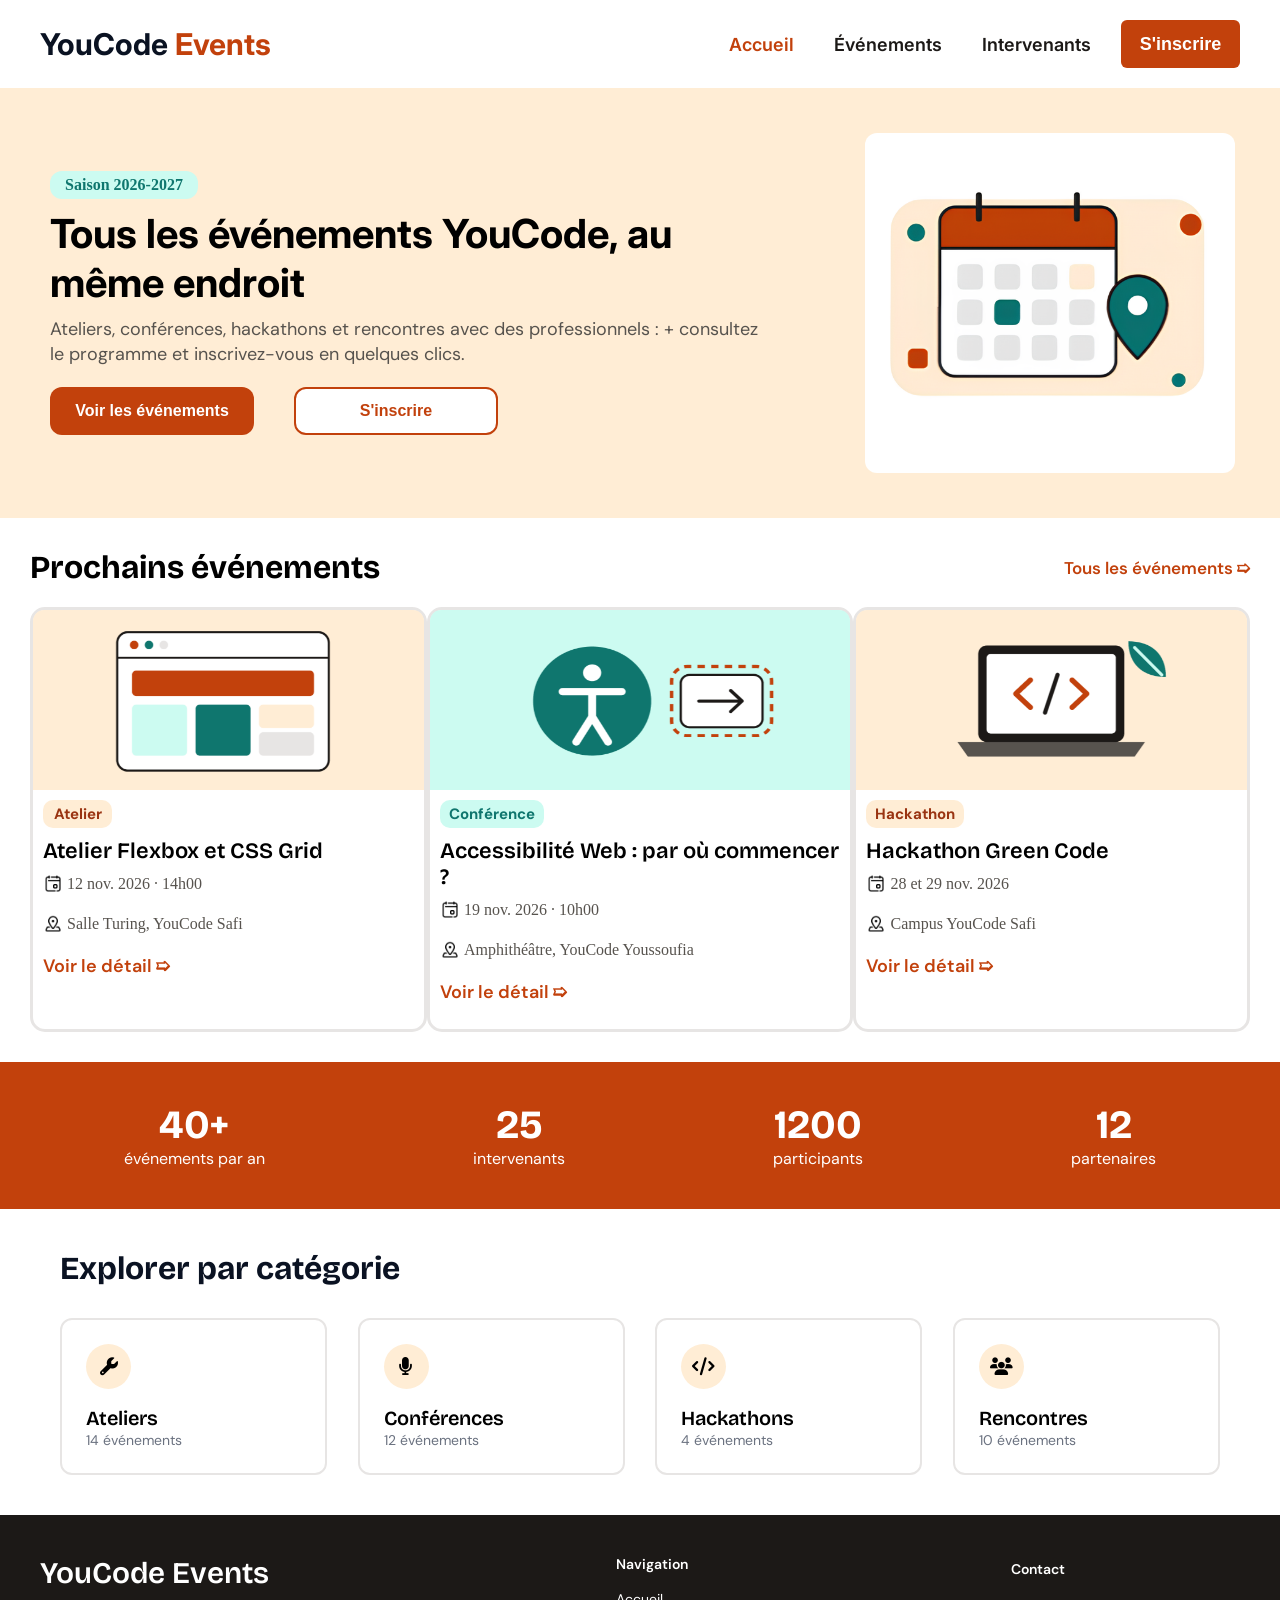
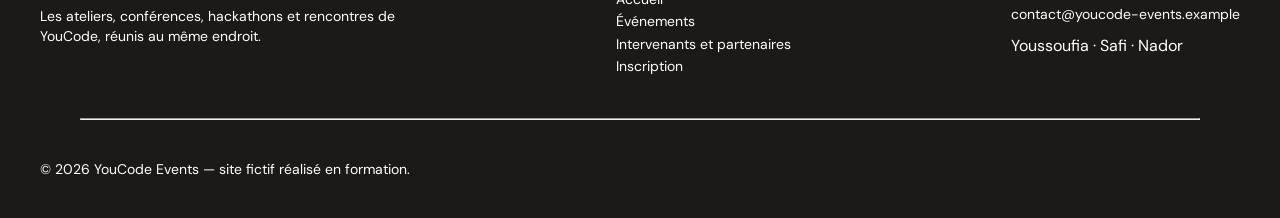
<file: index.html>
<!doctype html>
<html lang="en">
  <head>
    <meta charset="UTF-8" />
    <meta name="viewport" content="width=device-width, initial-scale=1.0" />
    <title>Document</title>
    <link rel="stylesheet" href="css/style.css" />
    <link
      rel="stylesheet"
      href="https://cdnjs.cloudflare.com/ajax/libs/font-awesome/6.4.0/css/all.min.css"/>
     
  </head>

  <body>
    <header class="navbar">
      <div class="logo">YouCode <span>Events</span></div>

      <div class="nav-right">
        <nav class="nav-links">
          <a href="index.html" class="active">Accueil</a>
          <a href="pages/events.html">Événements</a>
          <a href="pages/intervenants.html">Intervenants</a>

        </nav>
        <div class="nav-btn">
          <button><a href="pages/inscription.html">S'inscrire </a></button>
        </div>
      </div>
                <div class="menu"><i class="fa-solid fa-bars"></i></div>

    </header>

    <!-- SECTION 1 -->
<main>
    <section class="section1">
      <div class="div1section1">
        <div class="saison">Saison 2026-2027</div>
        <h1>
          Tous les événements YouCode, au même endroit
        </h1>
        <p>
          Ateliers, conférences, hackathons et rencontres avec des
          professionnels : +
          consultez le programme et inscrivez-vous en quelques clics.
        </p>
        <div class="btn-section1">
          <button class="btn1-section1"><a href="pages/events.html">Voir les événements</a></button>
          <button class="btn2-section1"><a href="pages/inscription.html">S'inscrire</a></button>
        </div>
      </div>

      <div class="image-section1">
        <img src="assets/images/section1.png" alt="" />
      </div>
    </section>

    <!-- SECTION 2  -->

    <section class="section2">
      <div class="s2div1">
        <h1>Prochains événements</h1>
        <h4>Tous les événements <span class="fleche">➯ </span></h4>
      </div>

      <div class="s2div2">
        <div class="div2">
          <img src="assets/images/section2pic1.png" alt="" height="180px" />
          <h3 id="atelier">Atelier</h3>
          <h2>Atelier Flexbox et CSS Grid <br /></h2>
          <p class="p1">
            <span
              ><img
                src="assets/icons/calendar-icon.png"
                width="20px"
                height="20px"
                alt=""
                class="iconsec2" /></span
            >12 nov. 2026 · 14h00
          </p>
          <p class="p2">
            <span
              ><img
                src="assets/icons/icons8-gps-48.png"
                alt=""
                width="20px"
                height="20px"
                class="iconsec2"
            /></span>
            Salle Turing, YouCode Safi
          </p>
          <h4>Voir le détail <span class="fleche">➯ </span></h4>
        </div>

        <div class="div2">
          <img src="assets/images/section2pic2.png" alt="" height="180px" />
          <h3 id="conference">Conférence</h3>
          <h2>Accessibilité Web : par où commencer ?</h2>
          <p class="p1">
            <span
              ><img
                src="assets/icons/calendar-icon.png"
                width="20px"
                height="20px"
                alt=""
                class="iconsec2" /></span
            >19 nov. 2026 · 10h00
          </p>

          <p class="p2">
            <span
              ><img
                src="assets/icons/icons8-gps-48.png"
                alt=""
                width="20px"
                height="20px"
                class="iconsec2"
            /></span>
            Amphithéâtre, YouCode Youssoufia
          </p>
          <h4>Voir le détail <span class="fleche">➯ </span></h4>
        </div>

        <div class="div2">
          <img src="assets/images/section2pic3.png" alt="" height="180px" />
          <h3 id="hack">Hackathon</h3>
          <h2>Hackathon Green Code <br /></h2>
          <p class="p1">
            <span
              ><img
                src="assets/icons/calendar-icon.png"
                width="20px"
                height="20px"
                alt=""
                class="iconsec2" /></span
            >28 et 29 nov. 2026
          </p>
          <p class="p2">
            <span
              ><img
                src="assets/icons/icons8-gps-48.png"
                alt=""
                width="20px"
                height="20px"
                class="iconsec2"
            /></span>
            Campus YouCode Safi
          </p>
          <h4>Voir le détail <span class="fleche">➯ </span></h4>
        </div>
      </div>
    </section>

    <!-- SECTION 3 -->

    <section class="status-Container">
      <div class="status-item">
        <h3>40+</h3>
        <p>événements par an</p>
      </div>

      <div class="status-item">
        <h3>25</h3>
        <p>intervenants</p>
      </div>

      <div class="status-item">
        <h3>1200</h3>
        <p>participants</p>
      </div>

      <div class="status-item">
        <h3>12</h3>
        <p>partenaires</p>
      </div>
    </section>


    <!-- SECTION 4 -->
     
    <section class="categories-section">
      <h2>Explorer par catégorie</h2>

      <div class="cards-container">
        <div class="category-card">
          <div class="icon-circle"><i class="fa-solid fa-wrench"></i></div>
          <h3>Ateliers</h3>
          <p>14 événements</p>
        </div>

        <div class="category-card">
          <div class="icon-circle"><i class="fa-solid fa-microphone"></i></div>
          <h3>Conférences</h3>
          <p>12 événements</p>
        </div>

        <div class="category-card">
          <div class="icon-circle"><i class="fa-solid fa-code"></i></div>
          <h3>Hackathons</h3>
          <p>4 événements</p>
        </div>

        <div class="category-card">
          <div class="icon-circle"><i class="fa-solid fa-users"></i></div>
          <h3>Rencontres</h3>
          <p>10 événements</p>
        </div>
      </div>
    </section>
</main>
    <!-- FOOTER -->

    <footer>
      <div class="footer-top">
        <div class="description-events">
          <h3>YouCode Events</h3>
          <p>
            Les ateliers, conférences, hackathons et rencontres de <br />
            YouCode, réunis au même endroit.
          </p>
        </div>

        <div class="navigation-events">
          <h4>Navigation</h4>
          <ul>
            <li><a href="index.html">Accueil</a></li>
            <li><a href="pages/events.html">Événements</a></li>
            <li><a href="pages/intervenants.html">Intervenants et partenaires</a></li>
            <li><a href="pages/inscription.html">Inscription</a></li>
          </ul>
        </div>

        <div class="contact-events">
          <h4>Contact</h4>
          <p>
            <a href="mailto:contact@youcode-events.example"
              >contact@youcode-events.example</a
            >
          </p>
          <p class="footer-locations">Youssoufia · Safi · Nador</p>
        </div>
      </div>

      <hr class="ligne-footer" />
      <div class="footer-bottom">
        <p>&copy; 2026 YouCode Events — site fictif réalisé en formation.</p>
      </div>
    </footer>

     <script>
const menu = document.querySelector(".menu");
const navRight = document.querySelector(".nav-right");

menu.addEventListener("click", function () {
    navRight.classList.toggle("open");
});
</script>

  </body>
</html>
</file>
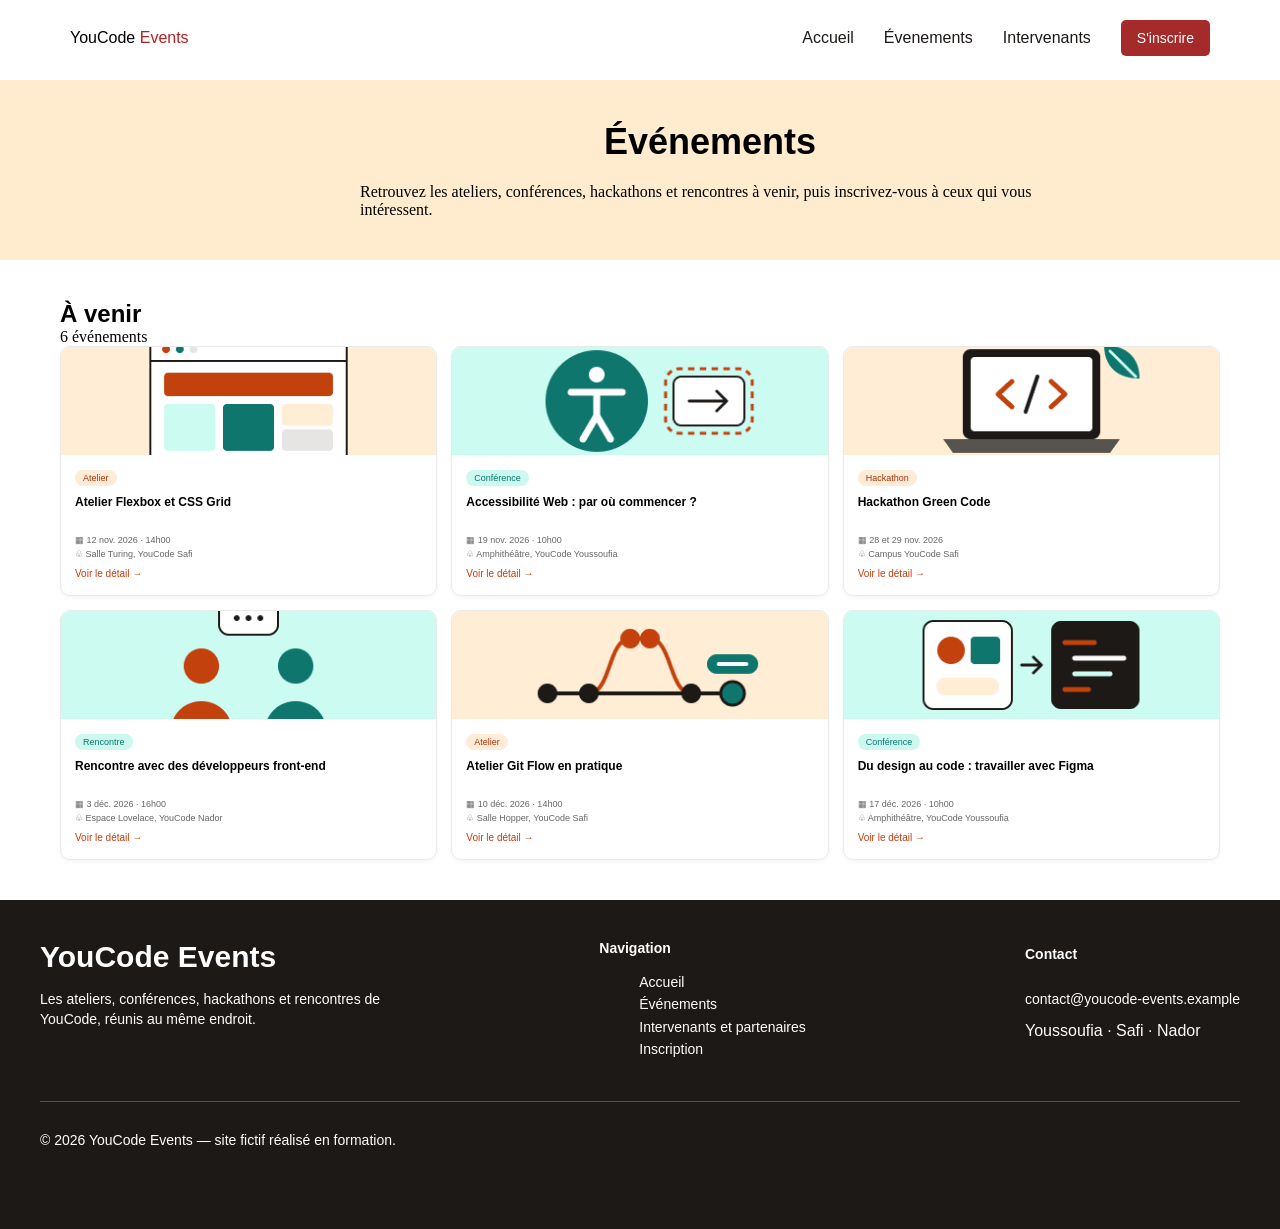
<file: pages/events.html>
<!doctype html>
<html lang="fr" xmlns="http://www.w3.org/1999/html">
<head>
    <meta charset="UTF-8">
    <meta name="viewport" content="width=device-width, initial-scale=1.0, minimum-scale=1.0">
    <meta http-equiv="X-UA-Compatible" content="ie=edge">
    <title> Events </title>
    <link rel="stylesheet" href="../css/events.css">
</head>
<body>
<header>
    <nav class="navbar">
        <a> YouCode <span class="event-p"> Events </span></a>
        <button class="menu-toggle"
                type="button"
                aria-label="Ouvrir le menu"
                aria-expanded="false"
                aria-controls="HeaderDetails">
            <svg width="28" height="28" viewBox="0 0 48 48"
                 fill="none" xmlns="http://www.w3.org/2000/svg" aria-hidden="true">
                <path d="M16 18H32" stroke="currentColor" stroke-width="2" stroke-linecap="round"/>
                <path d="M16 24H32" stroke="currentColor" stroke-width="2" stroke-linecap="round"/>
                <path d="M16 30H32" stroke="currentColor" stroke-width="2" stroke-linecap="round"/>
            </svg>
        </button>
        <div class="HeaderDetails">
            <a href="../index.html"> Accueil </a>
            <a href="events.html"> Évenements </a>
            <a href="intervenants.html"> Intervenants </a>
            <a href="inscription.html">
                <button class="btnLog" type="button"> S'inscrire</button>
            </a>
        </div>
    </nav>
</header>
<main>
    <section>
        <div class="eventIntro">
            <h1> Événements </h1>
            <p class="desc-intro"> Retrouvez les ateliers, conférences, hackathons et rencontres à venir, puis
                inscrivez-vous à ceux qui vous intéressent. </p>
        </div>
    </section>
    <section class="hero">
        <div class="hero-heading">
            <h2>À venir</h2>
            <p class="num_even">6 événements</p>
        </div>

        <div class="Grid-Hero">
            <article class="event-card">
                <img src="../assets/images/event1.png" alt="Illustration Flexbox et Grid">
                <div class="event-content">
                    <span class="category atelier">Atelier</span>
                    <h3>Atelier Flexbox et CSS Grid</h3>
                    <p class="event-info">▦ 12 nov. 2026 · 14h00</p>
                    <p class="event-info">♧ Salle Turing, YouCode Safi</p>
                    <a href="#">Voir le détail →</a>
                </div>
            </article>

            <article class="event-card">
                <img src="../assets/images/event2.png" alt="Illustration sur l'accessibilité">
                <div class="event-content">
                    <span class="category conference">Conférence</span>
                    <h3>Accessibilité Web : par où commencer ?</h3>
                    <p class="event-info">▦ 19 nov. 2026 · 10h00</p>
                    <p class="event-info">♧ Amphithéâtre, YouCode Youssoufia</p>
                    <a href="#">Voir le détail →</a>
                </div>
            </article>

            <article class="event-card">
                <img src="../assets/images/event3.png" alt="Illustration du Green Code">
                <div class="event-content">
                    <span class="category hackathon">Hackathon</span>
                    <h3>Hackathon Green Code</h3>
                    <p class="event-info">▦ 28 et 29 nov. 2026</p>
                    <p class="event-info">♧ Campus YouCode Safi</p>
                    <a href="#">Voir le détail →</a>
                </div>
            </article>

            <article class="event-card">
                <img src="../assets/images/event4.png" alt="Illustration d'une rencontre">
                <div class="event-content">
                    <span class="category rencontre">Rencontre</span>
                    <h3>Rencontre avec des développeurs front-end</h3>
                    <p class="event-info">▦ 3 déc. 2026 · 16h00</p>
                    <p class="event-info">♧ Espace Lovelace, YouCode Nador</p>
                    <a href="#">Voir le détail →</a>
                </div>
            </article>

            <article class="event-card">
                <img src="../assets/images/event5.png" alt="Illustration d'un GitFlow">
                <div class="event-content">
                    <span class="category atelier">Atelier</span>
                    <h3>Atelier Git Flow en pratique</h3>
                    <p class="event-info">▦ 10 déc. 2026 · 14h00</p>
                    <p class="event-info">♧ Salle Hopper, YouCode Safi</p>
                    <a href="#">Voir le détail →</a>
                </div>
            </article>

            <article class="event-card">
                <img src="../assets/images/event6.png" alt="Illustration du design avec Figma">
                <div class="event-content">
                    <span class="category conference">Conférence</span>
                    <h3>Du design au code : travailler avec Figma</h3>
                    <p class="event-info">▦ 17 déc. 2026 · 10h00</p>
                    <p class="event-info">♧ Amphithéâtre, YouCode Youssoufia</p>
                    <a href="#">Voir le détail →</a>
                </div>
            </article>

        </div>
    </section>
</main>
<footer>
    <div class="footer-top">
        <div class="description-events">
            <h3>YouCode Events</h3>
            <p>Les ateliers, conférences, hackathons et rencontres de <br> YouCode, réunis au même endroit.</p>
        </div>

        <div class="navigation-events">
            <h4>Navigation</h4>
            <ul>
                <li><a href="../index.html">Accueil</a></li>
                <li><a href="events.html">Événements</a></li>
                <li><a href="intervenants.html">Intervenants et partenaires</a></li>
                <li><a href="inscription.html">Inscription</a></li>
            </ul>
        </div>

        <div class="contact-events">
            <h4>Contact</h4>
            <p><a href="mailto:contact@youcode-events.example">contact@youcode-events.example</a></p>
            <p class="footer-locations">Youssoufia · Safi · Nador</p>
        </div>
    </div>

    <hr class="ligne-footer">
    <div class="footer-bottom">
        <p> &copy; 2026 YouCode Events — site fictif réalisé en formation.</p>
    </div>
</footer>
<script>
    const menuToggle = document.querySelector(".menu-toggle");
    const navMenu = document.querySelector(".HeaderDetails");

    menuToggle.addEventListener("click", () => {
        const isOpen = navMenu.classList.toggle("open");

        menuToggle.setAttribute("aria-expanded", isOpen);
        menuToggle.setAttribute(
            "aria-label",
            isOpen ? "Fermer le menu" : "Ouvrir le menu"
        );
    });

    navMenu.querySelectorAll("a").forEach(link => {
        link.addEventListener("click", () => {
            navMenu.classList.remove("open");
            menuToggle.setAttribute("aria-expanded", "false");
            menuToggle.setAttribute("aria-label", "Ouvrir le menu");
        });
    });
</script>
</body>
</html>
</file>
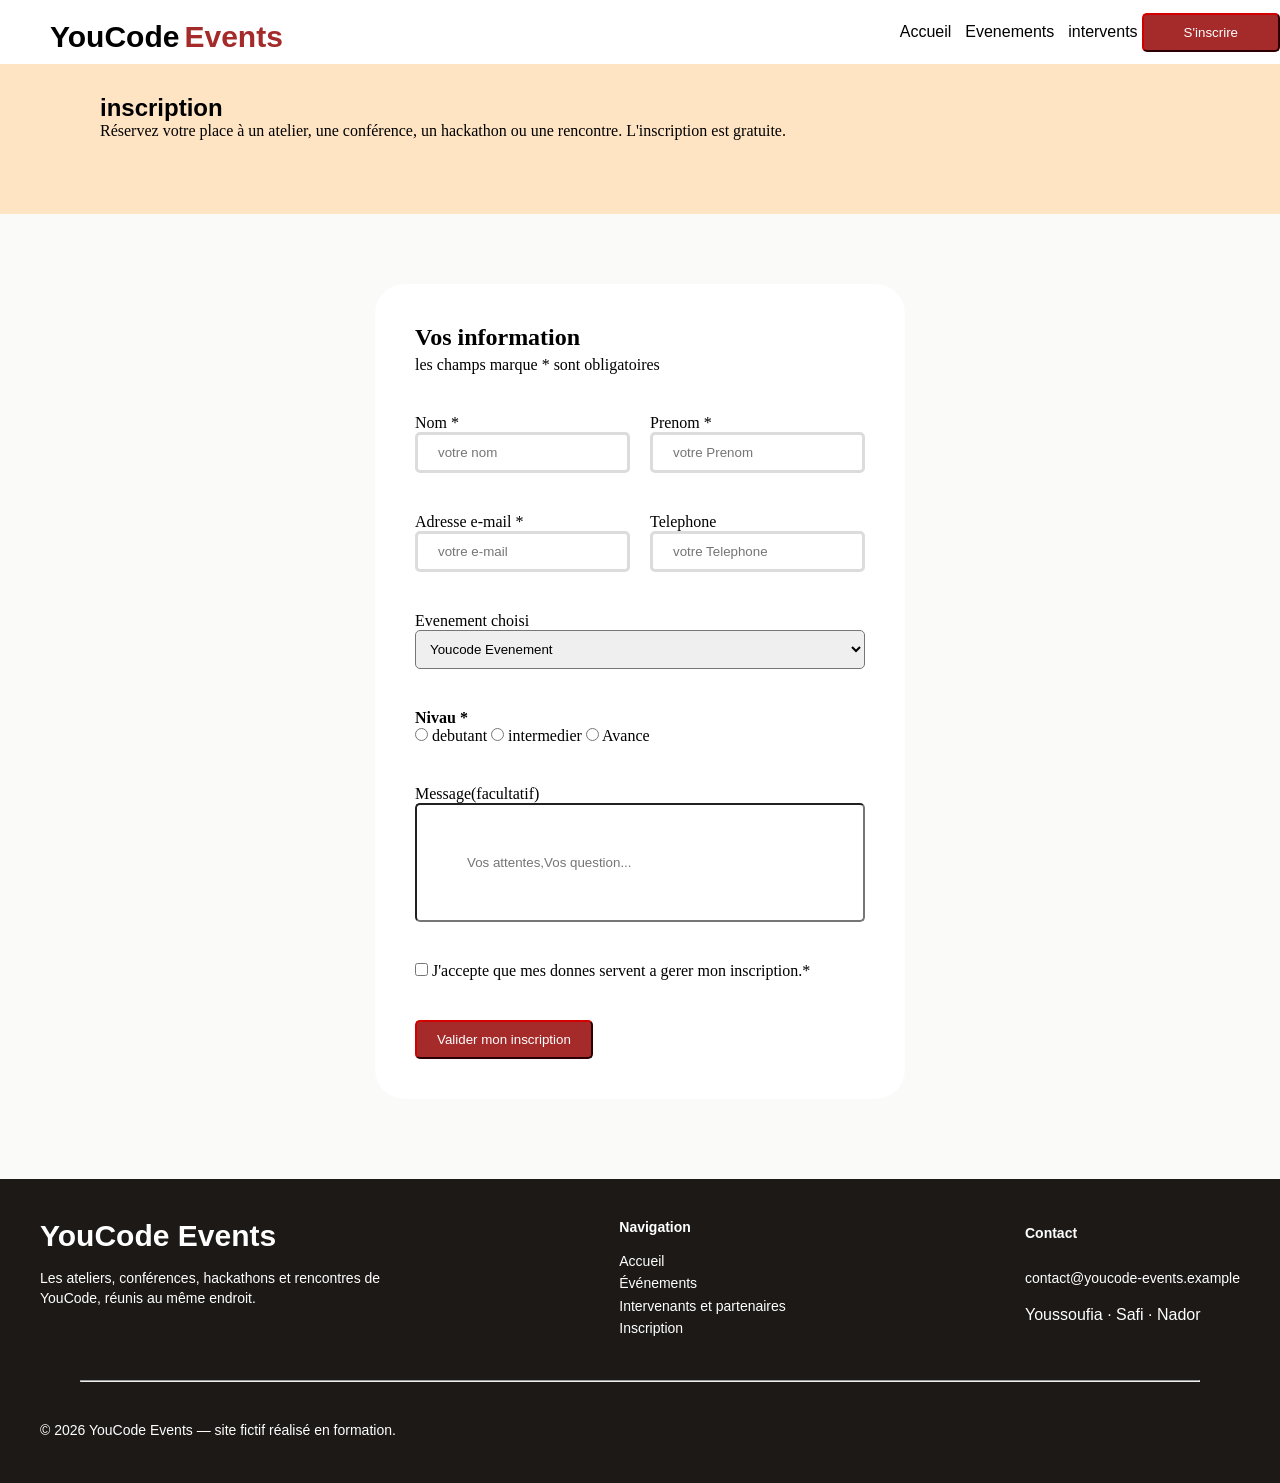
<file: pages/inscription.html>
<!DOCTYPE html>
<html lang="en">

<head>
    
    <meta charset="UTF-8">
    <meta name="viewport" content="width=device-width, initial-scale=1.0">
    <title>inscription</title>
    <link rel="stylesheet" href="/css/inscription.css">
</head>

<body>
    <header>
        <div class="logo">
            <h1>YouCode  <span> Events </span></h1>
        </div>
        <nav class="links">
           

          <div class="hidden-links-in-mobile"> <a href="/index.html">Accueil</a>
            <a href="/pages/events.html">Evenements</a>
            <a href="/pages/intervenants.html">intervents</a>
 <button >    <a id="but1" href="/pages/inscription.html"> S'inscrire</a></button></a></div>  
        </nav>

 <button class="menu" type="button" aria-label="Ouvrir le menu" aria-expanded="false"
                aria-controls="HeaderDetails">
                <svg width="18" height="14" viewBox="0 0 18 14" fill="none" xmlns="http://www.w3.org/2000/svg">
                    <path d="M1 7H17" stroke="#1C1917" stroke-width="2" stroke-linecap="round"
                        stroke-linejoin="round" />
                    <path d="M1 1H17" stroke="#1C1917" stroke-width="2" stroke-linecap="round"
                        stroke-linejoin="round" />
                    <path d="M1 13H17" stroke="#1C1917" stroke-width="2" stroke-linecap="round"
                        stroke-linejoin="round" />
                </svg> </button>


    </header>
    <main>
        <section class="inscri">
            <div class="reserve">
                <h1 id="in">inscription</h1>
                <p>Réservez votre place à un atelier, une conférence, un hackathon ou une rencontre. L'inscription est
                    gratuite.</p>
            </div>
        </section>


        <div class="backgrond">

            <section class="information-section">
                <form class="formC" action="">
                    <div class="Title-inscri">
                        <h1><strong>Vos information </strong> </h1>
                        <p>les champs marque * sont obligatoires</p>
                    </div>
                    <div class="div">
                        <div class="divNOM">
                            <span class="espace"><label id="N1" for="inpo1">Nom *</label>
                                <input class="input12" id="inpo1" required placeholder="votre nom" type="text"
                                    name="vote nom"></span>
                            <span class="espace"> <label for="colpre">Prenom *</label>
                                <input class="input12" id="colpre" required placeholder="votre Prenom" type="text">
                            </span>
                        </div>

                    </div>


                    <div class="div">
                        <div class="divAdress">
                            <span> <label for="coladres">Adresse e-mail *</label>
                                <input class="input12" id="coladres" required placeholder="votre e-mail"
                                    type="email"></span>

                            <span><label for="tele">Telephone</label>
                                <input class="input12" id="tele" placeholder="votre Telephone" type="number"> </span>


                        </div>

                    </div>






                    <div class="div">
                        <span class="evenmedia">
                            <label id="eve" for="">Evenement choisi</label>
                            <select required name="Evenement" id="selec">Evenement
                                <option value="">Youcode Evenement</option>
                                <option value="">Youcode Evenement</option>
                                <option value="">Youcode Evenement</option>

                            </select>
                        </span>

                    </div>


                    <div class="div">
                        <div>
                            <h4>Nivau *</h4>
                        </div>
                        <div>

                            <input id="debetant" required name="name" type="radio"> <label
                                for="debetant">debutant</label>
                            <input id="inter" required name="name" type="radio"> <label for="inter">intermedier</label>
                            <input id="avan" required name="name" type="radio"> <label for="avan">Avance</label>

                        </div>
                    </div>

                    <div class="MessageFac"> <label for="mfI"> Message(facultatif)</label>
                        <input id="mfI" placeholder="Vos attentes,Vos question..." type="text">

                    </div>
                    <div class="div">
                        <input id="laccepte" required type="checkbox">
                        <label id="acce" for="laccepte">J'accepte que mes donnes servent a gerer mon inscription.*</label>

                    </div>
                    <div class="div">
                        <button type="submit">Valider mon inscription</button>
                    </div>
                </form>
            </section>

        </div>



    </main>




    <footer>
        <div class="footer-top">
            <div class="description-events">
                <h3>YouCode Events</h3>
                <p>
                    Les ateliers, conférences, hackathons et rencontres de <br />
                    YouCode, réunis au même endroit.
                </p>
            </div>

            <div class="navigation-events">
                <h4>Navigation</h4>
                <ul>
                    <li><a href="/index.html">Accueil</a></li>
                    <li><a href="/pages/events.html">Événements</a></li>
                    <li><a href="/pages/intervenants.html">Intervenants et partenaires</a></li>
                    <li><a href="/pages/inscription.html">Inscription</a></li>
                </ul>
            </div>

            <div class="contact-events">
                <h4>Contact</h4>
                <p>
                    <a href="mailto:contact@youcode-events.example">contact@youcode-events.example</a>
                </p>
                <p class="footer-locations">Youssoufia · Safi · Nador</p>
            </div>
        </div>

        <hr class="ligne-footer" />
        <div class="footer-bottom">
            <p>&copy; 2026 YouCode Events — site fictif réalisé en formation.</p>
        </div>
    </footer>
<script>const menu = document.querySelector(".menu");
const navRight = document.querySelector(".links");

menu.addEventListener("click", function () {
    navRight.classList.toggle("open");
});</script>
</body>


</html>
</file>
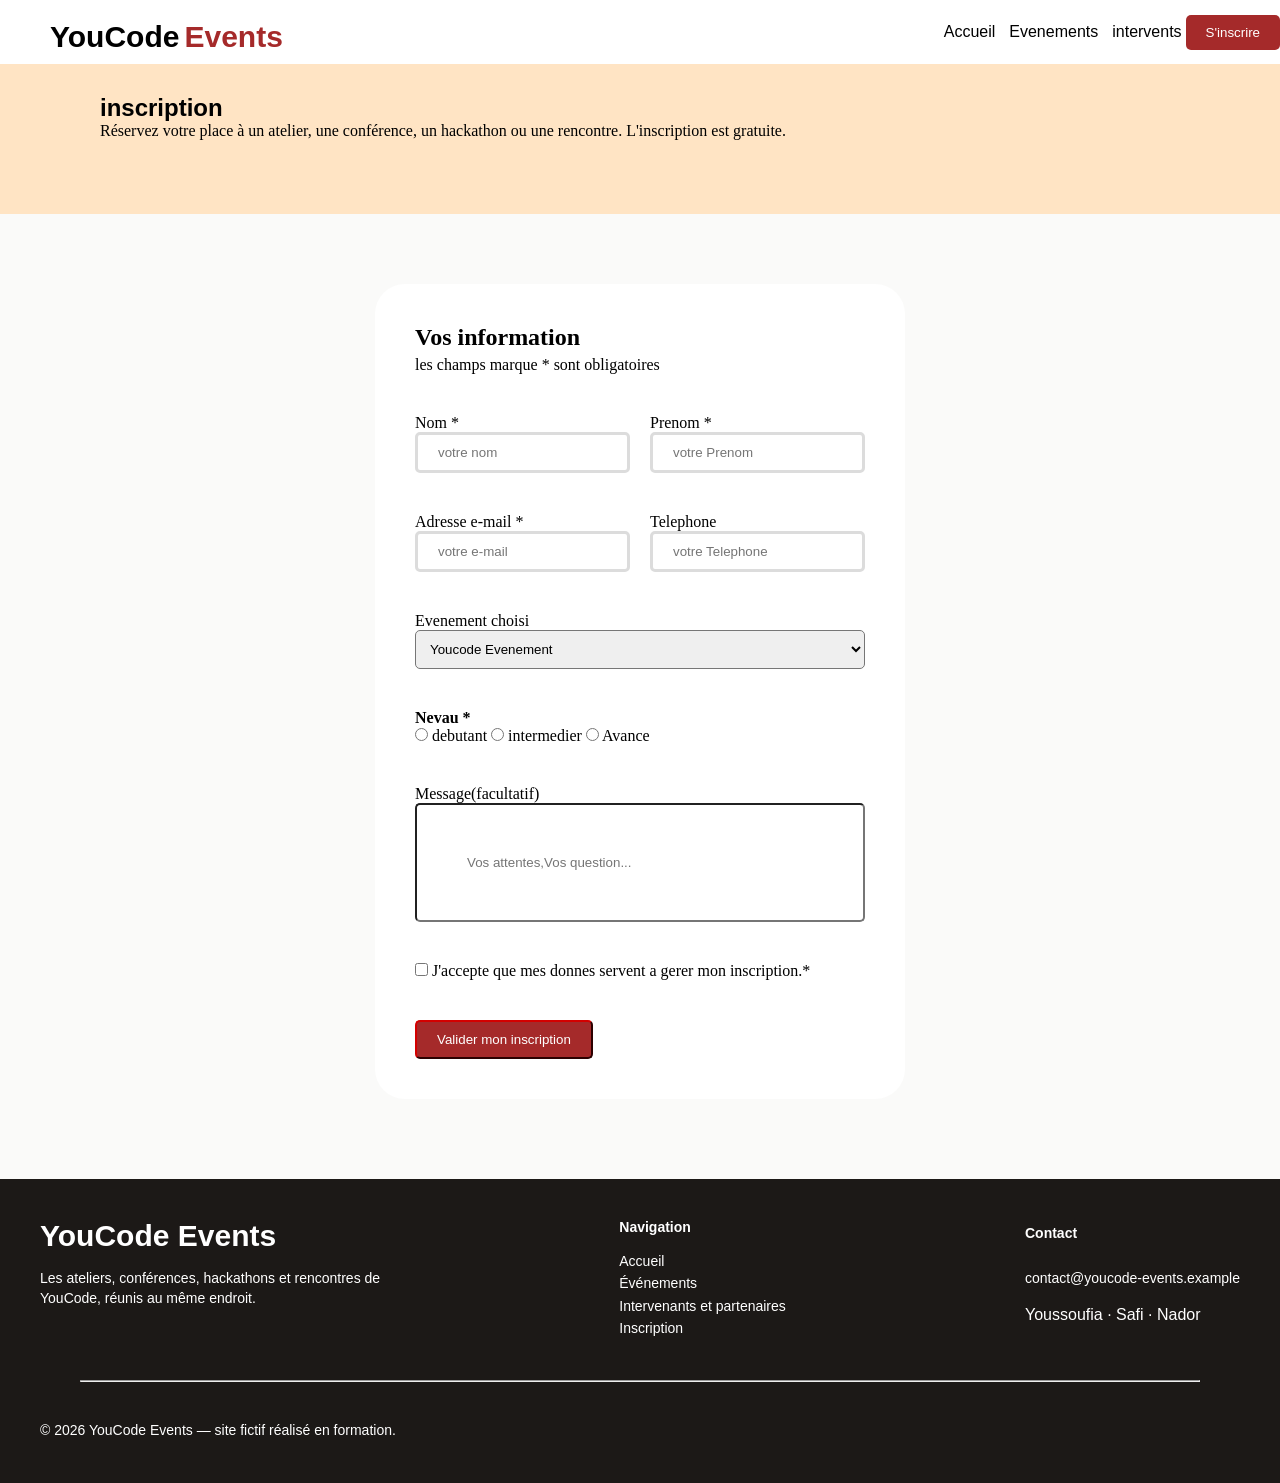
<file: Desktop/Brief 2/inscription.html>
<!DOCTYPE html>
<html lang="en">

<head>
    <link rel="stylesheet" href="css/style.css">
    <meta charset="UTF-8">
    <meta name="viewport" content="width=device-width, initial-scale=1.0">
    <title>inscription</title>
</head>

<body>
    <header>
        <div class="logo">
            <h1>YouCode  <span> Events </span></h1>
        </div>
        <nav class="links">
           

          <div class="hidden-links-in-mobile"> <a href="">Accueil</a>
            <a href="">Evenements</a>
            <a href="">intervents</a>
            <button id="but1">S'inscrire</button></div>  
        </nav>

 <button class="menu" type="button" aria-label="Ouvrir le menu" aria-expanded="false"
                aria-controls="HeaderDetails">
                <svg width="18" height="14" viewBox="0 0 18 14" fill="none" xmlns="http://www.w3.org/2000/svg">
                    <path d="M1 7H17" stroke="#1C1917" stroke-width="2" stroke-linecap="round"
                        stroke-linejoin="round" />
                    <path d="M1 1H17" stroke="#1C1917" stroke-width="2" stroke-linecap="round"
                        stroke-linejoin="round" />
                    <path d="M1 13H17" stroke="#1C1917" stroke-width="2" stroke-linecap="round"
                        stroke-linejoin="round" />
                </svg> </button>


    </header>
    <main>
        <section class="inscri">
            <div class="reserve">
                <h1 id="in">inscription</h1>
                <p>Réservez votre place à un atelier, une conférence, un hackathon ou une rencontre. L'inscription est
                    gratuite.</p>
            </div>
        </section>


        <div class="backgrond">

            <section class="information-section">
                <form class="formC" action="">
                    <div class="Title-inscri">
                        <h1><strong>Vos information </strong> </h1>
                        <p>les champs marque * sont obligatoires</p>
                    </div>
                    <div class="div">
                        <div class="divNOM">
                            <span class="espace"><label id="N1" for="inpo1">Nom *</label>
                                <input class="input12" id="inpo1" required placeholder="votre nom" type="text"
                                    name="vote nom"></span>
                            <span class="espace"> <label for="colpre">Prenom *</label>
                                <input class="input12" id="colpre" required placeholder="votre Prenom" type="text">
                            </span>
                        </div>

                    </div>


                    <div class="div">
                        <div class="divAdress">
                            <span> <label for="coladres">Adresse e-mail *</label>
                                <input class="input12" id="coladres" required placeholder="votre e-mail"
                                    type="email"></span>

                            <span><label for="tele">Telephone</label>
                                <input class="input12" id="tele" placeholder="votre Telephone" type="number"> </span>


                        </div>

                    </div>






                    <div class="div">
                        <span class="evenmedia">
                            <label id="eve" for="">Evenement choisi</label>
                            <select required name="Evenement" id="selec">Evenement
                                <option value="">Youcode Evenement</option>
                                <option value="">Youcode Evenement</option>
                                <option value="">Youcode Evenement</option>

                            </select>
                        </span>

                    </div>


                    <div class="div">
                        <div>
                            <h4>Nevau *</h4>
                        </div>
                        <div>

                            <input id="debetant" required name="name" type="radio"> <label
                                for="debetant">debutant</label>
                            <input id="inter" required name="name" type="radio"> <label for="inter">intermedier</label>
                            <input id="avan" required name="name" type="radio"> <label for="avan">Avance</label>

                        </div>
                    </div>

                    <div class="MessageFac"> <label for="mfI"> Message(facultatif)</label>
                        <input id="mfI" placeholder="Vos attentes,Vos question..." type="text">

                    </div>
                    <div class="div">
                        <input id="laccepte" required type="checkbox">
                        <label id="acce" for="laccepte">J'accepte que mes donnes servent a gerer mon inscription.*</label>

                    </div>
                    <div class="div">
                        <button type="submit">Valider mon inscription</button>
                    </div>
                </form>
            </section>

        </div>



    </main>




    <footer>
        <div class="footer-top">
            <div class="description-events">
                <h3>YouCode Events</h3>
                <p>
                    Les ateliers, conférences, hackathons et rencontres de <br />
                    YouCode, réunis au même endroit.
                </p>
            </div>

            <div class="navigation-events">
                <h4>Navigation</h4>
                <ul>
                    <li><a href="#">Accueil</a></li>
                    <li><a href="#">Événements</a></li>
                    <li><a href="#">Intervenants et partenaires</a></li>
                    <li><a href="#">Inscription</a></li>
                </ul>
            </div>

            <div class="contact-events">
                <h4>Contact</h4>
                <p>
                    <a href="mailto:contact@youcode-events.example">contact@youcode-events.example</a>
                </p>
                <p class="footer-locations">Youssoufia · Safi · Nador</p>
            </div>
        </div>

        <hr class="ligne-footer" />
        <div class="footer-bottom">
            <p>&copy; 2026 YouCode Events — site fictif réalisé en formation.</p>
        </div>
    </footer>
<script>const menu = document.querySelector(".menu");
const navRight = document.querySelector(".links");

menu.addEventListener("click", function () {
    navRight.classList.toggle("open");
});</script>
</body>


</html>
</file>
<file: css/style.css>
@import url('https://fonts.googleapis.com/css2?family=Bricolage+Grotesque:opsz,wght@12..96,200..800&family=IBM+Plex+Mono:ital,wght@0,100;0,200;0,300;0,400;0,500;0,600;0,700;1,100;1,200;1,300;1,400;1,500;1,600;1,700&family=Inter:ital,opsz,wght@0,14..32,100..900;1,14..32,100..900&display=swap');

@import url('https://fonts.googleapis.com/css2?family=DM+Sans:wght@400;500;600;700&display=swap');


@import url('https://fonts.googleapis.com/css2?family=Bricolage+Grotesque:opsz,wght@12..96,400..800&display=swap');


*{
    margin: 0;
    padding: 0;
    box-sizing: border-box;
}

.navbar{
    display: flex;
    justify-content: space-between;
    align-items: center;
    padding: 20px 40px;     /*top & bottom      left & right */
    background-color: #FFFFFF;
    width: 100%;
    font-family: "Inter", sans-serif;

}
.nav-right {
    display: flex;
    align-items: center;
    gap: 30px;
}
.logo {
    font-size: 30px;
    font-weight: 700;
    color: #0A1222;
}

.logo span{
    color: #C2410C;
}

.nav-links{
    display: flex;
    gap: 40px;
}

/* le munu de telephone  */
.menu{
    display: none;
}




.navbar button a{
    text-decoration: none;
        color: white;

}
.navbar button{
    background-color: #C2410C;
    height: 48px;
    width: 119px;
    border-radius: 6px;
   border-style: none;
    font-size: 16px;
    font-weight: 600;
    cursor: pointer;
}
.navbar a{
    color: #1C1917;
    font-size: 18px;
    font-weight: 600;
    text-decoration: none;
}

nav a.active{
    color: #C2410C;
}
/* SECTION 1 */

.section1{
    display: flex;
    align-items: center;
    justify-content: space-between;
    width: 100%;
    background-color: #FFEDD5;
}



.div1section1{
    padding: 50px;

}
.saison{
    display: flex;
    height: 28px;
    width: 148px;
    background-color: #CCFBF1;
    border-radius: 12px;
    justify-content: center; /* Centre horizontalement */
    align-items: center;     /* Centre verticalement */
    color: #0F766E;
    font-size: 16px;
    font-weight: 700;
}
.section1 h1{
    font-family: "Inter", sans-serif;
    font-size: 40px;
    margin-top: 10px;
    margin-bottom: 10px;
}

.section1 p{
    color: #57534E;
    margin-bottom: 20px;
    font-size: 18px;
    font-weight: 400;
    
    font-family: 'DM Sans', sans-serif;

    line-height: 25px;
   

}
.btn-section1{
    display: flex;
    gap: 40px;
   
}

.btn1-section1 a{
    text-decoration: none;
        color: #FFFFFF;

}
.btn1-section1{
    background-color: #C2410C;
    height: 48px;
    width: 204px;
    font-size: 16px;
    font-weight: 600;
    border-style: none;
    border-radius: 12px;
     cursor: pointer;
}
.btn2-section1 a{
text-decoration: none;
color: #C2410C;

}
.btn2-section1{
height: 48px;
width: 204px;
border-radius: 12px;
border-style: solid;
border-color:  #C2410C;
background-color: white;
  font-size: 16px;
    font-weight: 600;
    cursor: pointer;
}

.image-section1{
display: flex;
align-items: center;
justify-content: center;
height: 340px;
width: 480px;
background-color: #FFFFFF;
margin: 45px;
border-radius: 12px;
}

.image-section1 img{
    width: 370px;

}


/* SECTION 2  */
.section2{
width: 100%;
padding: 30px;

}
.s2div1{
     display: flex;
     justify-content: space-between;
     align-items: center;
}


.s2div2 div{
border-radius: 15px;
border-style: solid;
border-color: #E7E5E4;
}

.div2 > img:first-child{
border-radius: 11px 11px 0px 0px;
width: 100%;
}
.s2div2{
    
    display: flex;
    justify-content: space-between;
    margin-top: 20px;
   
}
#atelier ,#conference , #hack{
    display: flex;
    border-radius: 10px;
    align-items: center;
    justify-content: center;
    margin: 10px;
    font-family: 'DM Sans', sans-serif;
    font-size: 15px;
}

#atelier{
    background-color: #FFEDD5;
    color: #9A3412;
    height: 28px;
    width: 69px;
}

 #conference{
    color: #0F766E;
    background-color: #CCFBF1;
    height: 28px;
    width: 104px;
 }

 #hack{
    background-color: #FFEDD5;
    color: #9A3412;
    height: 28px;
    width: 98px;
 }

.section2 h1{
font-family: 'Bricolage Grotesque', sans-serif;
font-weight: 700;
font-size: 32px;
}
.section2 h4{
display: flex;
align-items: center;
font-family: 'DM Sans', sans-serif;
font-weight: 600;
font-size: 17px;
color: #C2410C;

}


 .div2 h2{
font-family: 'Bricolage Grotesque', sans-serif;
font-weight: 600;
font-size: 22px;
margin-left: 10px; }


.div2 p , .div2 p img{
  display: flex;
    align-items: center;
    gap: 4px;
   color: #57534E;
}
.div2 p {
    margin: 10px; 
}

.iconsec2{
   color: #57534E;
    
}

.div2 {
    display: flex;
    flex-direction: column;
}

.div2 h4 {
    margin-top: 10px;
    margin-left: 10px;
    font-family: 'DM Sans', sans-serif;
    font-size: 18px;
    color: #C2410C;
    cursor: pointer;
    margin-bottom: 25px;
}



/* SECTION 3  */

.status-Container{
    display: flex;
    justify-content: space-around; 
    align-items: center;          
    background-color: #C2410C;    
    padding: 40px 20px;     /* top and bottom. left and right  */
    width: 100%;
}

.status-item {
    text-align: center; 
    color: white;
}

.status-item h3 {
font-family: 'Bricolage Grotesque', sans-serif;
font-weight: 700;
font-size: 40px;
line-height: 46px;

}

.status-item p {
font-family: 'DM Sans', sans-serif;
font-weight: 400;
font-size: 16px;
}

.categories-section {
    padding: 40px 60px;
}

.categories-section h2 {
    font-size: 28px;
    font-weight: 900;
    color: #0A1222;
    margin-bottom: 30px;
}


/* SECTION 4 les cartes */

.cards-container {
    display: flex;
    justify-content: space-between; 
    gap: 20px;                      
}

.categories-section > h2{
font-family: 'Bricolage Grotesque', sans-serif;
font-weight: 700;
font-size: 32px;
}

.category-card {
    background-color: #FFFFFF;
    border: 2px solid #E7E5E4;     
    border-radius: 12px;            
    padding: 24px;
    width: 23%;                     
}

.icon-circle {
    width: 45px;
    height: 45px;
    background-color: #FFEDD5;      
    border-radius: 50%;             
    display: flex;
    align-items: center;
    justify-content: center;
    margin-bottom: 16px;
    font-size: 18px;
}

.category-card h3 {
font-family: 'Bricolage Grotesque', sans-serif;
font-weight: 600;
font-size: 20px;
line-height: 26px;

}

.category-card p {
    font-size: 14px;
    color: #6B7280;                 
    font-weight: 400;
    font-family: 'DM Sans', sans-serif;
}



/* FOOTER */


footer{
    background-color: #1C1917;
    color: #FFFFFF;
    width: 100%;
    padding: 40px;
}

.footer-top{
    display: flex;
    justify-content: space-between;
    margin-bottom: 40px;
}

.description-events h3{
font-family: 'Bricolage Grotesque', sans-serif;
font-weight: 600;
font-size: 30px;
margin-bottom: 15px;
}

.description-events p{
font-family: 'DM Sans', sans-serif;
font-weight: 400;
font-size: 14px;
line-height: 20px;
}

.navigation-events h4 , .contact-events h4{
font-family: 'DM Sans', sans-serif;
font-weight: 600;
font-size: 14px;
margin-bottom: 15px;
}

.navigation-events a{
text-decoration: none;
font-family: 'DM Sans', sans-serif;
font-weight: 400;
font-size: 14px;
color: white;
line-height: 1.6;
}
.navigation-events ul{
   list-style: none;
}

.contact-events a{
    text-decoration: none;
    color: #ffff;
    line-height: 2;
    font-family: 'DM Sans', sans-serif;
    font-size: 14px;  
}
.contact-events{
font-family: 'DM Sans', sans-serif;
line-height: 2;
}

.ligne-footer {
margin: 40px;
color: #57534E;
}

.footer-bottom p{
font-family: 'DM Sans', sans-serif;
font-weight: 400;
font-size: 14px;
}


/* EDITER LA FLECHE */


.fleche{
   margin-left: 3px;
 }


 /* maintenant pour MEDIA QUERIES first WITH PHONE */

 @media only screen and (max-width:700px){

    .menu{
    display: flex;
    font-size: 2rem;
}
    .nav-right{
        display: none;
    }
    /* commence avec SECTION 1 */
    .section1 {
        height: auto;
        flex-direction: column;
        width: 100%;
        
    }

    /* ouvriire navbar */
    

/* Le menu hamburger est caché sur ordinateur */
.menu {
    display: none;
}

/* Responsive pour mobile */
@media screen and (max-width: 700px) {

    .menu {
        display: flex;
        font-size: 30px;
    }


    .nav-right {
        display: none;
    }


    .nav-right.open {
        margin-top: 35px;
        padding: 70px;
        display: flex;
        flex-direction: column;
        align-content: center;
        justify-content: center;
        background-color: #8d622a;
        border-radius: 15px;
        position: absolute;
        top: 40px;
    }
    .nav-right.open nav{
        display: flex;
        flex-direction: column;
        
    }
      .nav-right.open nav a{
        font-size: 15px;
        font-weight: 700;
      color: white;
    }
}

/* section 1 */
    .div1section1{
        padding: 25px 20px;
        width: 100%;
    }
     .section1 h1 {
        font-size: 34px;
    }

    .section1 p {
        font-size: 16px;     
    }
    .btn-section1{
        flex-wrap: wrap;
        gap: 15px;
    }
    .image-section1 img{
        width: 100%;
        height: auto;
    }

    /* SECTION 2 */ 
   
    .s2div1{
        flex-wrap: wrap;
        gap: 15px;
    }
    .s2div2{
        flex-wrap: wrap;
        gap: 15px;
        justify-content: center;
        align-items: center;
    }
    .s2div2 div{
        width: 100%;
        height: auto;
        padding-bottom: 15px;
    }


    /* SECTION 3 DANS MOBILE */
    .status-Container div{
       width: 40%;
    }
    .status-Container{
         flex-wrap: wrap;
    }

    /* SECTION 4 DANS MOBILE */
    .cards-container{
        flex-direction: column;
    }
    .category-card{
            width: 100%;
    }
    /* FOOTER */

    .footer-top{
    display: flex;
    flex-direction: column;
    }


 }

    /* ADAPTIBLE MODE TABLETTE */
   @media screen and (min-width:701px) and (max-width:1024px) {
   
    .navbar{
    display: flex;
    justify-content: space-between;}

    .menu{
    display: none;
}

    .section1{
        display: flex;
        flex-direction: column;
        align-items: center;
    }
    /* SECTION 2 em mode tabltette */
    .section2 {
        display: flex;
        flex-direction: column;
        justify-content: space-between;
    }

   
    .s2div2 > .div2{
      width: 48%;
      
    }
    .s2div2 {
        display: flex;
        flex-wrap: wrap;
        gap: 15px;
    }
   
    /* section 4 de categoris */
    .cards-container{
        display: flex;
        flex-wrap:wrap;
    }
    .category-card{
    width: 48%;
    }
   }
</file>
<file: css/events.css>
* {
    margin: 0;
    box-sizing: border-box;
}

body {
    font-family: "Segoe UI", Roboto, sans-serif;
    background: #ffffff;
    color: black;
}

header {
    background: #ffffff;
    min-height: 80px;
    height: auto;
    padding: 20px 70px;
    width: 100%;
    color: black;
}

.navbar {
    display: flex;
    align-items: center;
    justify-content: space-between;
    gap: 30px;
    position: relative;
}

.logo {
    text-decoration: none;
    color: #1C1917;
    font-weight: 700;
}

.event-p {
    color: firebrick;
}

a {
    text-decoration: none;
    color: inherit;
}

.HeaderDetails {
    display: flex;
    align-items: center;
    gap: 30px;
}

.HeaderDetails a {
    text-decoration: none;
    color: #1C1917;
}

.menu-toggle {
    display: none;
    align-items: center;
    justify-content: center;
    padding: 5px;
    border: none;
    background: transparent;
    color: #1C1917;
    cursor: pointer;
}

.HeaderDetails .btnLog {
    display: inline-block;
    background: brown;
    color: white;
    padding: 10px 16px;
    border-radius: 5px;
    border: none;
    font-size: 14px;
}

.eventIntro {
    background: blanchedalmond;
    justify-content: center;
    align-items: center;
    align-content: center;
    width: 100%;
    height: 180px;
    padding-left: 140px;
    display: flex;
    flex-direction: column;
}

h1 {
    margin-bottom: 20px;
    font-size: 36px;
}

.desc-intro {
    max-width: 700px;
    font-size: medium;
    font-family: "Roboto Light", serif;
}

.num_even {
    font-family: "Abadi MT Condensed Light", serif;
}

.hero {
    margin: 40px 60px 40px 60px;
}

.Grid-Hero {
    display: grid;
    grid-template-columns: repeat(3, minmax(0, 1fr));
    gap: 14px;
    padding: 0;
}

.event-card {
    background: #fff;
    border: 1px solid #eaeaea;
    border-radius: 10px;
    overflow: hidden;
    box-shadow: 0 2px 5px rgba(0, 0, 0, 0.04);
    transition: transform 0.2s ease, box-shadow 0.2s ease;
}

.event-card:hover {
    transform: translateY(-3px);
    box-shadow: 0 5px 14px rgba(0, 0, 0, 0.09);
}

.event-card img {
    display: block;
    width: 100%;
    height: 108px;
    object-fit: cover;
}

.event-content {
    padding: 12px 14px 14px;
}

.category {
    display: inline-block;
    padding: 3px 8px;
    border-radius: 20px;
    font-size: 9px;
    margin-bottom: 7px;
}

.atelier,
.hackathon {
    background: #ffecd7;
    color: #a93208;
}

.conference,
.rencontre {
    background: #ccf8ef;
    color: #08796e;
}

.event-content h3 {
    font-size: 12px;
    line-height: 1.5;
    min-height: 36px;
    margin-bottom: 6px;
}

.event-info {
    font-size: 9px;
    color: #666;
    margin-bottom: 4px;
}

.event-content a {
    display: inline-block;
    margin-top: 3px;
    font-size: 10px;
    color: #c43d0b;
    text-decoration: none;
}

.event-content a:hover {
    text-decoration: underline;
}

footer {
    background-color: #1C1917;
    color: #FFFFFF;
    min-height: 329px;
    width: 100%;
    height: auto;
    padding: 40px;
}

.footer-top {
    display: flex;
    justify-content: space-between;
    margin-bottom: 40px;
}

.description-events h3 {
    font-family: 'Bricolage Grotesque', sans-serif;
    font-weight: 600;
    font-size: 30px;
    margin-bottom: 15px;
}

.description-events p {
    font-family: 'DM Sans', sans-serif;
    font-weight: 400;
    font-size: 14px;
    line-height: 20px;
}

.navigation-events h4, .contact-events h4 {
    font-family: 'DM Sans', sans-serif;
    font-weight: 600;
    font-size: 14px;
    margin-bottom: 15px;
}

.navigation-events a {
    text-decoration: none;
    font-family: 'DM Sans', sans-serif;
    font-weight: 400;
    font-size: 14px;
    color: white;
    line-height: 1.6;
}

.navigation-events ul {
    list-style: none;
}

.contact-events a {
    text-decoration: none;
    color: #ffff;
    line-height: 2;
    font-family: 'DM Sans', sans-serif;
    font-size: 14px;
}

.contact-events {
    font-family: 'DM Sans', sans-serif;
    line-height: 2;
}

.ligne-footer {
    margin: 30px 0;
    border: 0;
    border-top: 1px solid #57534E;
}

.footer-bottom p {
    font-family: 'DM Sans', sans-serif;
    font-weight: 400;
    font-size: 14px;
}

/* this media is for tablet */
@media (min-width: 481px) and (max-width: 700px) {
    header {
        height: auto;
        padding: 12px 20px;
    }

    nav {
        gap: 15px;
        justify-content: space-between;
    }

    .HeaderDetails {
        gap: 10px;
        font-size: 11px;
    }

    header .btnLog {
        font-size: 11px;
        width: auto;
        padding: 8px 12px;
        border-radius: 5px;
    }

    .eventIntro {
        height: auto;
        min-height: 140px;
        padding: 25px;
    }

    h1 {
        font-size: 28px;
        margin-bottom: 12px;
    }

    .desc-intro {
        font-size: 12px;
        line-height: 1.6;
    }

    .hero {
        margin: 25px 20px;
    }

    .Grid-Hero {
        grid-template-columns: repeat(2, minmax(0, 1fr));
        gap: 12px;
    }

    .event-card img {
        height: 100px;
    }

    .event-content {
        padding: 10px;
    }

    .event-content h3 {
        font-size: 12px;
    }

    footer {
        height: auto;
        padding: 25px 20px;
    }

    .footer-top {
        display: grid;
        grid-template-columns: 1.2fr 1fr 1fr;
        gap: 15px;
        margin-bottom: 25px;
    }

    .description-events h3 {
        font-size: 17px;
        margin-bottom: 8px;
    }

    .description-events p,
    .navigation-events a,
    .contact-events a,
    .contact-events {
        font-size: 10px;
        overflow-wrap: anywhere;
    }

    .description-events br {
        display: none;
    }

    .navigation-events h4,
    .contact-events h4 {
        font-size: 11px;
        margin-bottom: 8px;
    }

    .navigation-events ul {
        padding-left: 0;
    }

    .ligne-footer {
        margin: 20px 0;
    }

    .footer-bottom p {
        font-size: 10px;
    }
}

 /*this media is for mobile: 480px and below */

@media (max-width: 480px) {

    header {
        padding: 12px 16px;
    }

    .navbar {
        display: flex;
        flex-wrap: wrap;
        justify-content: space-between;
        gap: 10px;
    }

    .logo {
        font-size: 13px;
    }

    .menu-toggle {
        display: flex;
        margin-left: auto;
    }

    .HeaderDetails {
        display: none;
        flex-direction: column;
        align-items: center;
        justify-content: center;
        gap: 16px;
        width: 100%;
        margin-left: 0;
        padding: 15px 0 8px;
        font-size: 14px;
    }

    .HeaderDetails.open {
        display: flex;
    }

    .HeaderDetails a {
        font-size: 14px;
    }

    .HeaderDetails .btnLog {
        font-size: 12px;
        padding: 8px 12px;
    }

    .eventIntro {
        height: auto;
        min-height: 120px;
        padding: 20px 12px;
    }

    h1 {
        font-size: 23px;
        margin-bottom: 10px;
    }

    .desc-intro {
        font-size: 11px;
        line-height: 1.6;
    }

    .hero {
        margin: 22px 12px 28px;
    }

    .Grid-Hero {
        grid-template-columns: 1fr;
        gap: 12px;
    }

    .event-card img {
        height: 100px;
    }

    .event-content {
        padding: 10px;
    }

    .event-content h3 {
        font-size: 12px;
        min-height: 0;
        margin-bottom: 8px;
    }

    .event-info {
        font-size: 10px;
        overflow-wrap: anywhere;
    }

    footer {
        height: auto;
        padding: 22px 14px;
    }

    .footer-top {
        display: flex;
        flex-direction: column;
        gap: 22px;
        margin-bottom: 20px;
    }

    .description-events h3 {
        font-size: 18px;
        margin-bottom: 8px;
    }

    .description-events p {
        font-size: 11px;
        line-height: 1.6;
    }

    .description-events br {
        display: none;
    }

    .navigation-events h4,
    .contact-events h4 {
        font-size: 12px;
        margin-bottom: 7px;
    }

    .navigation-events ul {
        padding-left: 0;
    }

    .navigation-events a,
    .contact-events a,
    .contact-events {
        font-size: 11px;
        line-height: 1.8;
        overflow-wrap: anywhere;
    }

    .ligne-footer {
        margin: 18px 0;
    }

    .footer-bottom p {
        font-size: 10px;
        line-height: 1.6;
    }
}
</file>
<file: css/inscription.css>
*{
    margin: 0px;
    padding: 0px;
    box-sizing: border-box;
    
}
header  {
display: flex;
justify-content: space-between;
padding: 10px 0;
padding-left: 50px;
}
.logo h1 {
    
    display: flex;
    gap: 5px;
    margin-top:  10px;
    font-size: 30px;
    font-family: 'Gill Sans', 'Gill Sans MT', Calibri, 'Trebuchet MS', sans-serif;
}
.logo span {
    color: brown;
}

.menu {
    display: none;
}
.links {
  
    width: 70%;
    display: flex;
    justify-content: end;
    align-items: center;
    gap: 2vw;
  
  }
  .links a{
padding-left: 10px;
color: black;
 text-decoration: none;
 font-family: 'Franklin Gothic Medium', 'Arial Narrow', Arial, sans-serif;

  }
#but1{
    /* margin-top: 10px;
    margin-left: 20px; */
    border: none;
    padding: 10px 20px ;
    border-radius: 5px;
    color: white;
    background-color: brown;
    border-color:maroon;
    font-family:sans-serif;
    
}



.inscri {
    padding-left:100px;
    padding-top: 30px;
   background-color:bisque;
   height:150px;

}






#in{
    font-family:'Franklin Gothic Medium', 'Arial Narrow', Arial, sans-serif;

}
.input12{
    padding: 10px 20px;
    border-radius: 5px;
    border:solid gainsboro;
    
}

#selec{
    padding: 10px 10px;
    border-radius:5px ;
}
.backgrond{
 background-color:#FAFAF9;   
display:flex;
justify-content: center;
align-items: center;
 padding-top: 40px;
 padding-bottom: 80px;
}
.information-section{
 display: flex;
 justify-content: center;
 background-color:white;
 width: auto;
 margin: auto;
 margin-top: 30px;
 padding: 40px;
 border-radius: 30px;
}
.div{
    margin-top: 40px;
    
}
.Title-inscri h1,p{
    margin-bottom: 5px;
}

div span {
    display: flex;
    flex-direction: column;
    
}

.divAdress{
    margin-top: 10px;
        display: flex;
    gap: 20px;
}

.divNOM{
    display: flex;
    gap: 20px;
}



.MessageFac{
    margin-top: 40px;
    display: flex;
    flex-direction: column;
   
}
#mfI{
    padding: 50px;
    border-radius: 5px;
    
}


body button{
    
    padding: 10px 20px ;
    border-radius: 5px;
    color: white;
    background: brown;
    border-color:maroon;
    font-family:sans-serif;
}




footer{
    background-color: #1C1917;
    color: #FFFFFF;
    width: 100%;
    padding: 40px;
}

.footer-top{
    display: flex;
    justify-content: space-between;
    margin-bottom: 40px;
}

.description-events h3{
font-family: 'Bricolage Grotesque', sans-serif;
font-weight: 600;
font-size: 30px;
margin-bottom: 15px;
}

.description-events p{
font-family: 'DM Sans', sans-serif;
font-weight: 400;
font-size: 14px;
line-height: 20px;
}

.navigation-events h4 , .contact-events h4{
font-family: 'DM Sans', sans-serif;
font-weight: 600;
font-size: 14px;
margin-bottom: 15px;
}

.navigation-events a{
text-decoration: none;
font-family: 'DM Sans', sans-serif;
font-weight: 400;
font-size: 14px;
color: white;
line-height: 1.6;
}
.navigation-events ul{
   list-style: none;
}

.contact-events a{
    text-decoration: none;
    color: #ffff;
    line-height: 2;
    font-family: 'DM Sans', sans-serif;
    font-size: 14px;  
}
.contact-events{
font-family: 'DM Sans', sans-serif;
line-height: 2;
}

.ligne-footer {
margin: 40px;
color: #57534E;
}

.footer-bottom p{
font-family: 'DM Sans', sans-serif;
font-weight: 400;
font-size: 14px;
}



@media only screen and (max-width:375px){
   header{
    display:flex;
    justify-content: space-around;
    padding: 0;
   }
 
   .links {
       display: none;
    }
    .menu {
        display: block;
    }
   
    .links.open{
        margin-top: 35px;
        padding: 70px;
        display: flex;
        flex-direction: column;
        align-content: center;
        justify-content: center;
        background-color: #8d622a;
        border-radius: 15px;
        position: absolute;
        top: 40px;
    }



    .Title-inscri {
        display: flex;
        justify-content: center;
        flex-direction: column;
        align-items: center;
    }
     .inscri{
       padding: 10px;
     
   }
    .divNOM{
        display: flex;
        flex-direction:column ;
        align-items: center;
        justify-content: center;
    }
    .divNOM span input{

               flex-wrap: wrap;
               width: 100%;
    }
    .divAdress{
                display: flex;
        flex-direction:column ;
        align-items: center;
        justify-content: center;
    }
    .divAdress{
         flex-wrap: wrap;
         width: 100%;
    }
  
   .MessageFac{
    display: flex;
    flex-direction: column;
    justify-content: center;
    align-items: center;
   }
    .div{
        display: flex;
        flex-direction: column;
        justify-content: center;
        align-items: center;
        
    }
   #acce{
    margin-left: 10px;
   }
    .footer-top{
        display: flex;
        flex-direction: column;
    }
}
</file>
<file: Desktop/Brief 2/css/style.css>
*{
    margin: 0px;
    padding: 0px;
    box-sizing: border-box;
    
}
header  {
display: flex;
justify-content: space-between;
padding: 10px 0;
padding-left: 50px;
}
.logo h1 {
    
    display: flex;
    gap: 5px;
    margin-top:  10px;
    font-size: 30px;
    font-family: 'Gill Sans', 'Gill Sans MT', Calibri, 'Trebuchet MS', sans-serif;
}
.logo span {
    color: brown;
}

.menu {
    display: none;
}
.links {
  
    width: 70%;
    display: flex;
    justify-content: end;
    align-items: center;
    gap: 2vw;
  
  }
  .links a{
padding-left: 10px;
color: black;
 text-decoration: none;
 font-family: 'Franklin Gothic Medium', 'Arial Narrow', Arial, sans-serif;

  }
#but1{
    /* margin-top: 10px;
    margin-left: 20px; */
    border: none;
    padding: 10px 20px ;
    border-radius: 5px;
    color: white;
    background-color: brown;
    border-color:maroon;
    font-family:sans-serif;
    
}



.inscri {
    padding-left:100px;
    padding-top: 30px;
   background-color:bisque;
   height:150px;

}






#in{
    font-family:'Franklin Gothic Medium', 'Arial Narrow', Arial, sans-serif;

}
.input12{
    padding: 10px 20px;
    border-radius: 5px;
    border:solid gainsboro;
    
}

#selec{
    padding: 10px 10px;
    border-radius:5px ;
}
.backgrond{
 background-color:#FAFAF9;   
display:flex;
justify-content: center;
align-items: center;
 padding-top: 40px;
 padding-bottom: 80px;
}
.information-section{
 display: flex;
 justify-content: center;
 background-color:white;
 width: auto;
 margin: auto;
 margin-top: 30px;
 padding: 40px;
 border-radius: 30px;
}
.div{
    margin-top: 40px;
    
}
.Title-inscri h1,p{
    margin-bottom: 5px;
}

div span {
    display: flex;
    flex-direction: column;
    
}

.divAdress{
    margin-top: 10px;
        display: flex;
    gap: 20px;
}

.divNOM{
    display: flex;
    gap: 20px;
}



.MessageFac{
    margin-top: 40px;
    display: flex;
    flex-direction: column;
   
}
#mfI{
    padding: 50px;
    border-radius: 5px;
    
}


body button{
    
    padding: 10px 20px ;
    border-radius: 5px;
    color: white;
    background: brown;
    border-color:maroon;
    font-family:sans-serif;
}




footer{
    background-color: #1C1917;
    color: #FFFFFF;
    width: 100%;
    padding: 40px;
}

.footer-top{
    display: flex;
    justify-content: space-between;
    margin-bottom: 40px;
}

.description-events h3{
font-family: 'Bricolage Grotesque', sans-serif;
font-weight: 600;
font-size: 30px;
margin-bottom: 15px;
}

.description-events p{
font-family: 'DM Sans', sans-serif;
font-weight: 400;
font-size: 14px;
line-height: 20px;
}

.navigation-events h4 , .contact-events h4{
font-family: 'DM Sans', sans-serif;
font-weight: 600;
font-size: 14px;
margin-bottom: 15px;
}

.navigation-events a{
text-decoration: none;
font-family: 'DM Sans', sans-serif;
font-weight: 400;
font-size: 14px;
color: white;
line-height: 1.6;
}
.navigation-events ul{
   list-style: none;
}

.contact-events a{
    text-decoration: none;
    color: #ffff;
    line-height: 2;
    font-family: 'DM Sans', sans-serif;
    font-size: 14px;  
}
.contact-events{
font-family: 'DM Sans', sans-serif;
line-height: 2;
}

.ligne-footer {
margin: 40px;
color: #57534E;
}

.footer-bottom p{
font-family: 'DM Sans', sans-serif;
font-weight: 400;
font-size: 14px;
}



@media only screen and (max-width:768px){
 
 
   .links {
       display: none;
    }
    .menu {
        display: block;
    }
   
    .links.open{
        margin-top: 35px;
        padding: 70px;
        display: flex;
        flex-direction: column;
        align-content: center;
        justify-content: center;
        background-color: #8d622a;
        border-radius: 15px;
        position: absolute;
        top: 40px;
    }



    .Title-inscri {
        display: flex;
        justify-content: center;
        flex-direction: column;
        align-items: center;
    }
     .inscri{
       padding: 10px;
     
   }
    .divNOM{
        display: flex;
        flex-direction:column ;
        align-items: center;
        justify-content: center;
    }
    .divNOM span input{

               flex-wrap: wrap;
               width: 100%;
    }
    .divAdress{
                display: flex;
        flex-direction:column ;
        align-items: center;
        justify-content: center;
    }
    .divAdress{
         flex-wrap: wrap;
         width: 100%;
    }
  
   .MessageFac{
    display: flex;
    flex-direction: column;
    justify-content: center;
    align-items: center;
   }
    .div{
        display: flex;
        flex-direction: column;
        justify-content: center;
        align-items: center;
        
    }
   #acce{
    margin-left: 10px;
   }
    .footer-top{
        display: flex;
        flex-direction: column;
    }
}
</file>
